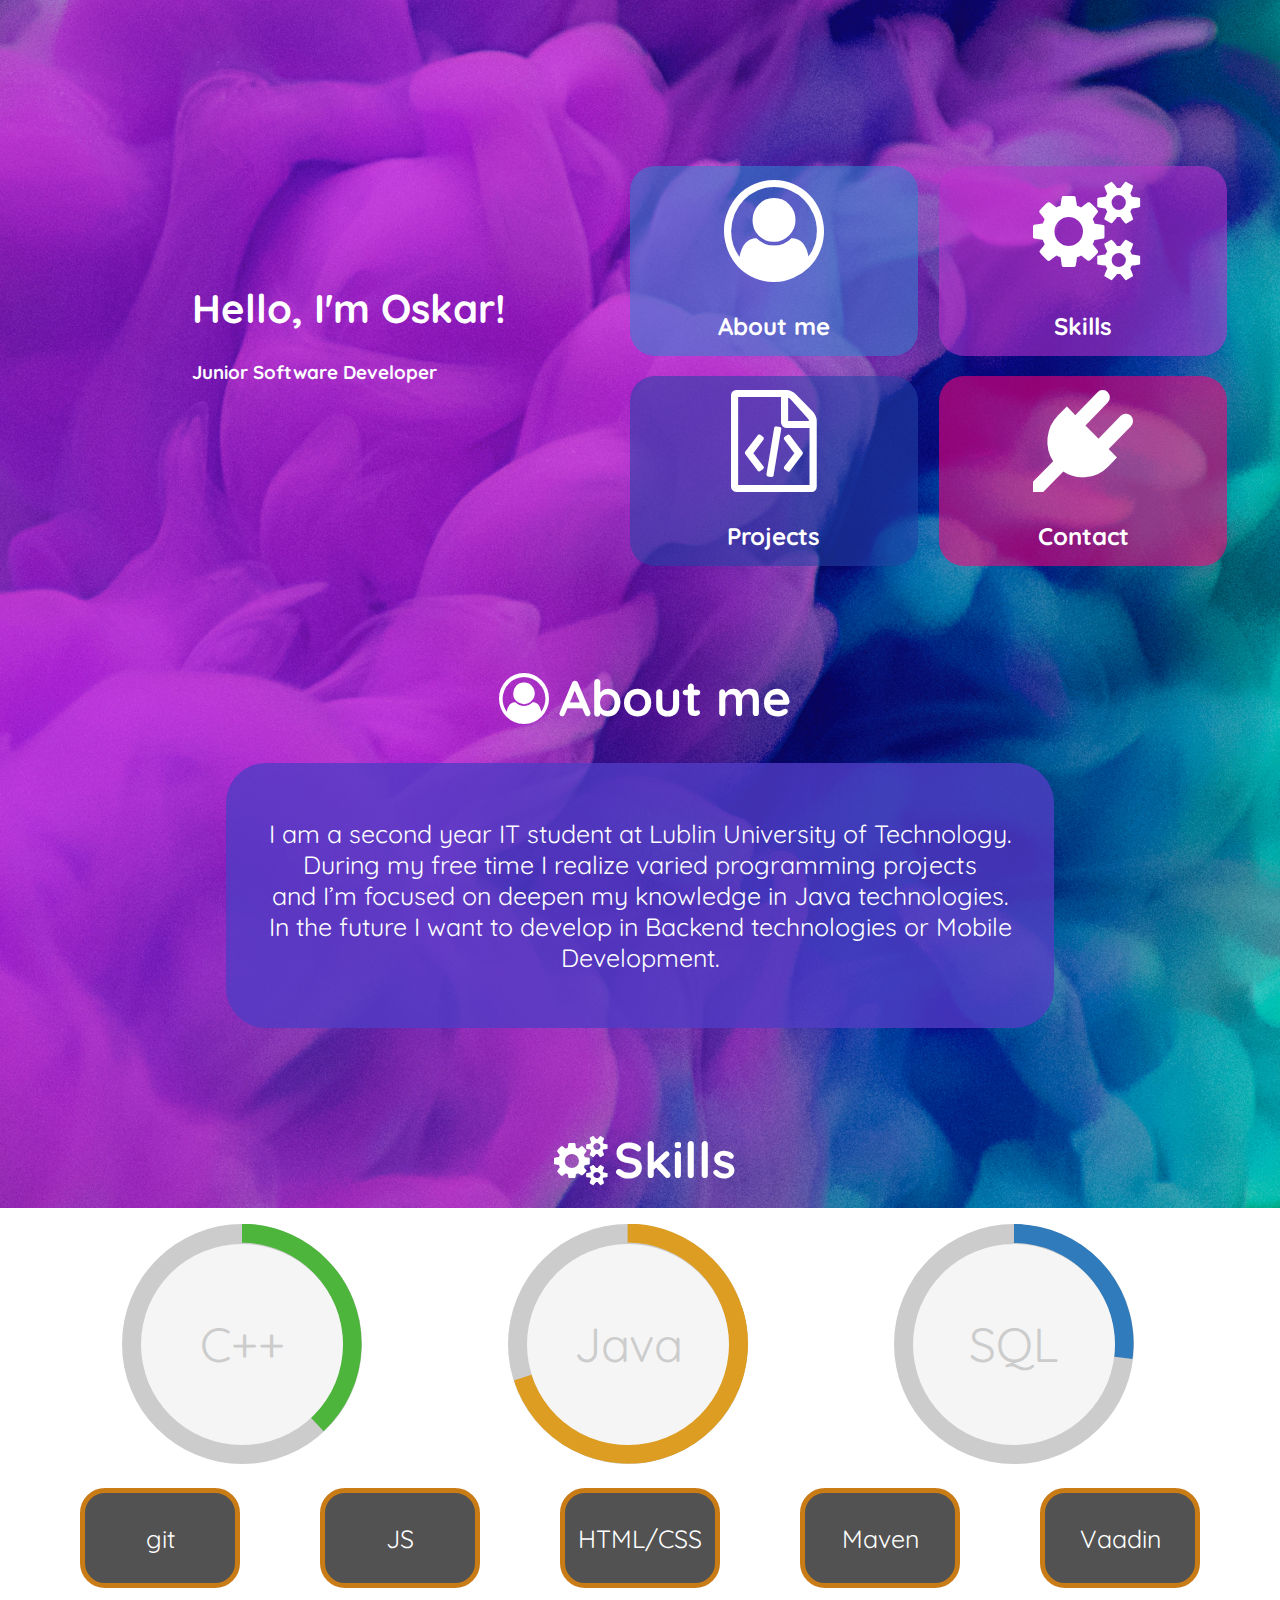
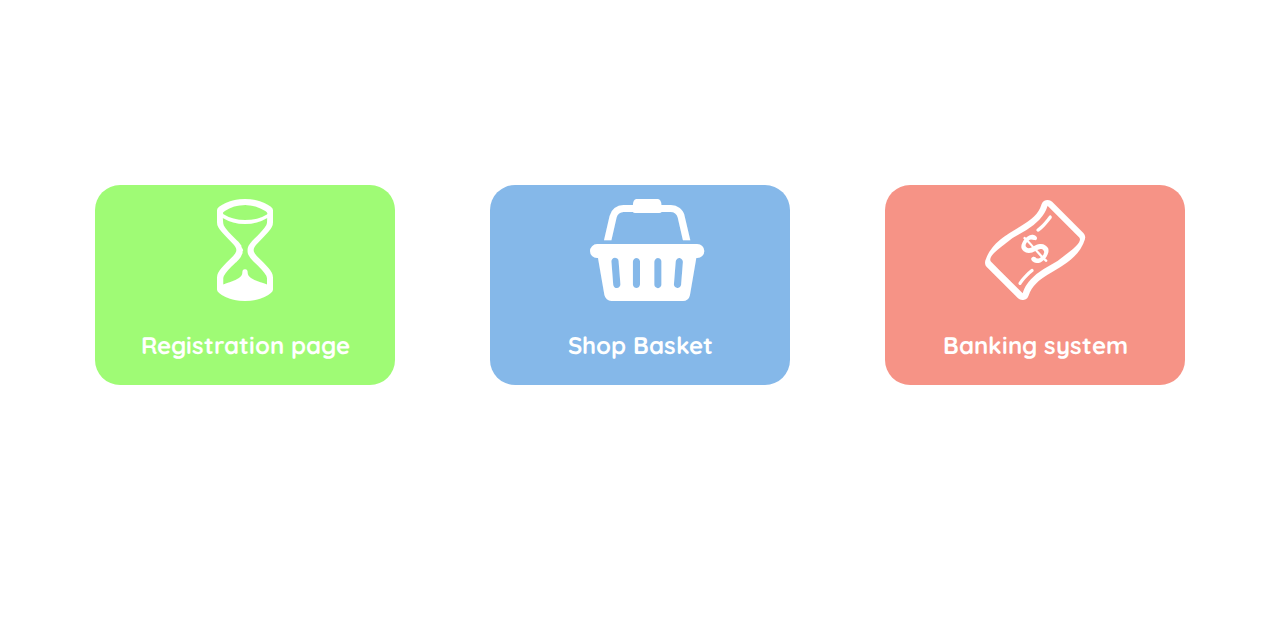
<file: index.html>
<!DOCTYPE html>
<html lang="en">
<head>
    <meta charset="UTF-8">
    <meta name="viewport" content="width=device-width, initial-scale=1.0">
    <meta http-equiv="X-UA-Compatible" content="ie=edge">
    <title>czubacki.site</title>

    <link rel="stylesheet" href="css/style.css">
    <link rel="stylesheet" href="css/circle.css">
    <link rel="stylesheet" href="css/fontello.css">
    <link href="https://fonts.googleapis.com/css?family=Quicksand&display=swap" rel="stylesheet">
</head>
<body>

    <div id="hello-page">
        <div id="hello-text">
            <h1>Hello, I'm Oskar!</h1>
            <h3>Junior Software Developer</h3>
        </div>
        <div id="nav">
            <div id="about">
                <i class="icon-user-circle-o nav-font"></i>
                <h2>About me</h2>
            </div>
            <div id="skills">
                <i class="icon-cog-alt nav-font"></i>
                <h2>Skills</h2>
            </div>
            <div id="projects">
                <i class="icon-file-code nav-font"></i>
                <h2>Projects</h2>
            </div>
            <div id="contact">
                <i class="icon-plug nav-font"></i>
                <h2>Contact</h2>
            </div>
        </div>
    </div>

    <div id="about-page">
        <h1><i class="icon-user-circle-o"></i>About me</h1>
        <div id="about-text">
            <p>I am a second year IT student at Lublin University of Technology.<br>
                During my free time I realize varied programming projects <br>
                and I’m focused on deepen my knowledge in Java technologies. <br>
                In the future I want to develop in Backend technologies or Mobile Development.</p>
        </div>
    </div>

    <div id="skills-page">
        <h1><i class="icon-cog-alt"></i>Skills</h1>
        <div id="main-skills">
            
            <div class="c100 p38 big green">
                <span>C++</span>
                <div class="slice">
                    <div class="bar"></div>
                    <div class="fill"></div>
                </div>
            </div>

            <div class="c100 p70 big orange">
                <span>Java</span>
                <div class="slice">
                    <div class="bar"></div>
                    <div class="fill"></div>
                </div>
            </div>

            <div class="c100 p27 big">
                <span>SQL</span>
                <div class="slice">
                    <div class="bar"></div>
                    <div class="fill"></div>
                </div>
            </div>

        </div>

        <div id="extra-skills">

            <div id="git" class="skill">git</div>
            <div id="js" class="skill">JS</div>
            <div id="htmlcss" class="skill">HTML/CSS</div>
            <div id="maven" class="skill">Maven</div>
            <div id="eng" class="skill">Vaadin</div>

        </div>
    </div>

    <div id="projects-page">
        <h1><i class="icon-file-code"></i>Projects</h1>
        <div id="projects-elem">
            <div class="container yellow">
                <i class="icon-hourglass nav-font"></i>
                <h2>Registration page</h2>
                <div class="overlay">
                    <div class="text">CRUD web app running on local server with Spring Boot & Vaadin</div>
                </div>
            </div>
            <div class="container blue">
                <i class="icon-shopping-basket nav-font"></i>
                <h2>Shop Basket</h2>
                <div class="overlay">
                    <div class="text">Simple Java Swing app with MySQL Database
                        <div class="loader"></div>
                        Upgrading to web app
                    </div>
                </div>
            </div>
            <div class="container purple">
                <i class="icon-money nav-font"></i>
                <h2>Banking system</h2>
                <div class="overlay">
                    <div class="text">Web app with Spring & Hibernate
                        <div class="loader"></div>
                        Requirements analysis
                    </div>
                </div>
            </div>
        </div>
    </div>

    <div id="contact-page">
        <h1><i class="icon-plug"></i>Contact</h1>
        <h2>Get more informations</h2>

        <div id="git"></div>
        <div id="gmail"></div>
        <div id="linkedin"></div>
        <div id="phone"></div>
    </div>
    
</body>
</html>
</file>
<file: css/style.css>
body {
    margin: 0;
    padding: 0;
    font-family: 'Quicksand', sans-serif;

}

html {
    background: url("../img/background.jpg") no-repeat center center fixed;
    -webkit-background-size: cover;
    -moz-background-size: cover;
    -o-background-size: cover;
    background-size: cover;
}

h1 {
    font-size: 50px;
}

#hello-page {
    width: 100%;
    display: flex;
    flex-wrap: wrap;
}

#hello-text {
    color: white;
    margin-left: 15%;
    margin-top: 20%;
}

#hello-text h1{
    font-size: 40px;
}

.nav-font {
    font-size: 100px;
}

#nav {
    width: 50%;
    height: 100%;
    margin-left: 8%;
    margin-top: 13%;
    margin-right: 1%;
    display: flex;
    flex-wrap: wrap;
    justify-content: space-evenly;
    color: white;
}

#about {
    width: 45%;
    min-width: 210px;
    height: 190px;
    background-color: rgba(50, 131, 207, 0.562);
    border-radius: 25px;
    text-align: center;
}

#about:hover {
    background-color: rgba(50, 131, 207, 0.8);
    transition: 0.3s ease-in-out;
}

#skills {
    width: 45%;
    min-width: 210px;
    height: 190px;
    background-color: rgba(189, 50, 207, 0.562);
    border-radius: 25px;
    text-align: center;
}

#skills:hover {
    background-color: rgba(189, 50, 207, 0.8);
    transition: 0.3s ease-in-out;
}

#projects {
    width: 45%;
    min-width: 210px;
    height: 190px;
    background-color: rgba(36, 66, 167, 0.568);
    border-radius: 25px;
    margin-top: 20px;
    text-align: center;
}

#projects:hover {
    background-color: rgba(36, 66, 167, 0.8);
    transition: 0.3s ease-in-out;
}

#contact {
    width: 45%;
    min-width: 210px;
    height: 190px;
    background-color: rgba(255, 0, 119, 0.562);
    margin-top: 20px;
    border-radius: 25px;
    text-align: center;
}

#contact:hover {
    background-color: rgba(255, 0, 119, 0.8);
    transition: 0.3s ease-in-out;
}

#about-page {
    width: 100%;
    color: white;
    margin-top: 100px;
    text-align: center;
}

#about-text {
    margin: 0 auto;
    font-size: 25px;
    background-color: rgba(80, 60, 196, 0.8);
    padding: 30px;
    width: 60%;
    border-radius: 40px;
    text-align: center;
}

#skills-page {
    width: 100%;
    color: white;
    margin-top: 100px;
    text-align: center;
}

#main-skills {
    display: flex;
    justify-content: space-evenly;
    flex-wrap: wrap;
}

#extra-skills {
    display: flex;
    justify-content: space-evenly;
    flex-wrap: wrap;
}

.skill {
    width: 150px;
    height: 60px;
    background-color: rgb(82, 82, 82);
    font-size: 25px;
    text-align: center;
    padding-top: 30px;
    border-radius: 25px;
    border: 5px solid rgb(201, 123, 21);
}

.skill:hover {
    background-color: rgb(100, 100, 100);
    transition: 0.5s ease;
}

#projects-page {
    width: 100%;
    color: white;
    margin-top: 100px;
    text-align: center;
}

#projects-elem {
    display: flex;
    justify-content: space-evenly;
    flex-wrap: wrap;
}

.container {
    position: relative;
    width: 300px;
    height: 200px;
    border-radius: 25px;
}

.blue {
    background-color: rgba(40, 131, 216, 0.568);
}

.yellow {
    background-color: rgba(92, 248, 20, 0.589);
}

.purple {
    background-color: rgba(240, 71, 49, 0.589);
}
  
.overlay {
    position: absolute;
    bottom: 0;
    left: 0;
    right: 0;
    background-color: #008CBA;
    overflow: hidden;
    width: 100%;
    height: 0;
    transition: .5s ease;
    border-radius: 25px;
}
  
.container:hover .overlay {
    height: 100%;
}
  
.text {
    color: white;
    font-size: 20px;
    position: absolute;
    top: 50%;
    left: 50%;
    -webkit-transform: translate(-50%, -50%);
    -ms-transform: translate(-50%, -50%);
    transform: translate(-50%, -50%);
    text-align: center;
}

#contact-page {
    width: 100%;
    color: white;
    margin-top: 100px;
    text-align: center;
}

.loader {
    border: 6px solid #3498db; /* Light grey */
    border-top: 6px solid #f3f3f3; /* Blue */
    border-radius: 50%;
    width: 20px;
    height: 20px;
    animation: spin 2s linear infinite;
    margin: 0 auto;
}
  
@keyframes spin {
    0% { transform: rotate(0deg); }
    100% { transform: rotate(360deg); }
}

@media screen and (max-width: 1131px) {

    #hello-text {
        margin-top: 5%;
        margin-left: 35%;
        margin-right: 30%;
    }

    #nav {
        height: 100%;
        margin: 5% auto;
    }

    #about-page {
        margin-top: 50px;
    }
}

@media screen and (max-width: 839px) {

    h1 {
        font-size: 40px;
    }

    #nav {
        font-size: 13px;
    }

    .nav-font {
        font-size: 80px;
    }

    #skills {
        min-width: 100px;
        height: 150px;
    }

    #about {
        min-width: 100px;
        height: 150px;
    }

    #projects {
        min-width: 100px;
        height: 150px;
        margin-top: 10px;
    }

    #contact {
        min-width: 100px;
        height: 150px;
        margin-top: 10px;
    }
}
</file>
<file: css/circle.css>
/****************************************************************
 *
 * CSS Percentage Circle
 * Author: Andre Firchow
 *
*****************************************************************/
.rect-auto, .c100.p51 .slice, .c100.p52 .slice, .c100.p53 .slice, .c100.p54 .slice, .c100.p55 .slice, .c100.p56 .slice, .c100.p57 .slice, .c100.p58 .slice, .c100.p59 .slice, .c100.p60 .slice, .c100.p61 .slice, .c100.p62 .slice, .c100.p63 .slice, .c100.p64 .slice, .c100.p65 .slice, .c100.p66 .slice, .c100.p67 .slice, .c100.p68 .slice, .c100.p69 .slice, .c100.p70 .slice, .c100.p71 .slice, .c100.p72 .slice, .c100.p73 .slice, .c100.p74 .slice, .c100.p75 .slice, .c100.p76 .slice, .c100.p77 .slice, .c100.p78 .slice, .c100.p79 .slice, .c100.p80 .slice, .c100.p81 .slice, .c100.p82 .slice, .c100.p83 .slice, .c100.p84 .slice, .c100.p85 .slice, .c100.p86 .slice, .c100.p87 .slice, .c100.p88 .slice, .c100.p89 .slice, .c100.p90 .slice, .c100.p91 .slice, .c100.p92 .slice, .c100.p93 .slice, .c100.p94 .slice, .c100.p95 .slice, .c100.p96 .slice, .c100.p97 .slice, .c100.p98 .slice, .c100.p99 .slice, .c100.p100 .slice {
  clip: rect(auto, auto, auto, auto);
}

.pie, .c100 .bar, .c100.p51 .fill, .c100.p52 .fill, .c100.p53 .fill, .c100.p54 .fill, .c100.p55 .fill, .c100.p56 .fill, .c100.p57 .fill, .c100.p58 .fill, .c100.p59 .fill, .c100.p60 .fill, .c100.p61 .fill, .c100.p62 .fill, .c100.p63 .fill, .c100.p64 .fill, .c100.p65 .fill, .c100.p66 .fill, .c100.p67 .fill, .c100.p68 .fill, .c100.p69 .fill, .c100.p70 .fill, .c100.p71 .fill, .c100.p72 .fill, .c100.p73 .fill, .c100.p74 .fill, .c100.p75 .fill, .c100.p76 .fill, .c100.p77 .fill, .c100.p78 .fill, .c100.p79 .fill, .c100.p80 .fill, .c100.p81 .fill, .c100.p82 .fill, .c100.p83 .fill, .c100.p84 .fill, .c100.p85 .fill, .c100.p86 .fill, .c100.p87 .fill, .c100.p88 .fill, .c100.p89 .fill, .c100.p90 .fill, .c100.p91 .fill, .c100.p92 .fill, .c100.p93 .fill, .c100.p94 .fill, .c100.p95 .fill, .c100.p96 .fill, .c100.p97 .fill, .c100.p98 .fill, .c100.p99 .fill, .c100.p100 .fill {
  position: absolute;
  border: 0.08em solid #307bbb;
  width: 0.84em;
  height: 0.84em;
  clip: rect(0em, 0.5em, 1em, 0em);
  -webkit-border-radius: 50%;
  -moz-border-radius: 50%;
  -ms-border-radius: 50%;
  -o-border-radius: 50%;
  border-radius: 50%;
  -webkit-transform: rotate(0deg);
  -moz-transform: rotate(0deg);
  -ms-transform: rotate(0deg);
  -o-transform: rotate(0deg);
  transform: rotate(0deg);
}

.pie-fill, .c100.p51 .bar:after, .c100.p51 .fill, .c100.p52 .bar:after, .c100.p52 .fill, .c100.p53 .bar:after, .c100.p53 .fill, .c100.p54 .bar:after, .c100.p54 .fill, .c100.p55 .bar:after, .c100.p55 .fill, .c100.p56 .bar:after, .c100.p56 .fill, .c100.p57 .bar:after, .c100.p57 .fill, .c100.p58 .bar:after, .c100.p58 .fill, .c100.p59 .bar:after, .c100.p59 .fill, .c100.p60 .bar:after, .c100.p60 .fill, .c100.p61 .bar:after, .c100.p61 .fill, .c100.p62 .bar:after, .c100.p62 .fill, .c100.p63 .bar:after, .c100.p63 .fill, .c100.p64 .bar:after, .c100.p64 .fill, .c100.p65 .bar:after, .c100.p65 .fill, .c100.p66 .bar:after, .c100.p66 .fill, .c100.p67 .bar:after, .c100.p67 .fill, .c100.p68 .bar:after, .c100.p68 .fill, .c100.p69 .bar:after, .c100.p69 .fill, .c100.p70 .bar:after, .c100.p70 .fill, .c100.p71 .bar:after, .c100.p71 .fill, .c100.p72 .bar:after, .c100.p72 .fill, .c100.p73 .bar:after, .c100.p73 .fill, .c100.p74 .bar:after, .c100.p74 .fill, .c100.p75 .bar:after, .c100.p75 .fill, .c100.p76 .bar:after, .c100.p76 .fill, .c100.p77 .bar:after, .c100.p77 .fill, .c100.p78 .bar:after, .c100.p78 .fill, .c100.p79 .bar:after, .c100.p79 .fill, .c100.p80 .bar:after, .c100.p80 .fill, .c100.p81 .bar:after, .c100.p81 .fill, .c100.p82 .bar:after, .c100.p82 .fill, .c100.p83 .bar:after, .c100.p83 .fill, .c100.p84 .bar:after, .c100.p84 .fill, .c100.p85 .bar:after, .c100.p85 .fill, .c100.p86 .bar:after, .c100.p86 .fill, .c100.p87 .bar:after, .c100.p87 .fill, .c100.p88 .bar:after, .c100.p88 .fill, .c100.p89 .bar:after, .c100.p89 .fill, .c100.p90 .bar:after, .c100.p90 .fill, .c100.p91 .bar:after, .c100.p91 .fill, .c100.p92 .bar:after, .c100.p92 .fill, .c100.p93 .bar:after, .c100.p93 .fill, .c100.p94 .bar:after, .c100.p94 .fill, .c100.p95 .bar:after, .c100.p95 .fill, .c100.p96 .bar:after, .c100.p96 .fill, .c100.p97 .bar:after, .c100.p97 .fill, .c100.p98 .bar:after, .c100.p98 .fill, .c100.p99 .bar:after, .c100.p99 .fill, .c100.p100 .bar:after, .c100.p100 .fill {
  -webkit-transform: rotate(180deg);
  -moz-transform: rotate(180deg);
  -ms-transform: rotate(180deg);
  -o-transform: rotate(180deg);
  transform: rotate(180deg);
}

.c100 {
  position: relative;
  font-size: 120px;
  width: 1em;
  height: 1em;
  -webkit-border-radius: 50%;
  -moz-border-radius: 50%;
  -ms-border-radius: 50%;
  -o-border-radius: 50%;
  border-radius: 50%;
  float: left;
  margin: 0 0.1em 0.1em 0;
  background-color: #cccccc;
}
.c100 *, .c100 *:before, .c100 *:after {
  -webkit-box-sizing: content-box;
  -moz-box-sizing: content-box;
  box-sizing: content-box;
}
.c100.center {
  float: none;
  margin: 0 auto;
}
.c100.big {
  font-size: 240px;
}
.c100.small {
  font-size: 80px;
}
.c100 > span {
  position: absolute;
  width: 100%;
  z-index: 1;
  left: 0;
  top: 0;
  width: 5em;
  line-height: 5em;
  font-size: 0.2em;
  color: #cccccc;
  display: block;
  text-align: center;
  white-space: nowrap;
  -webkit-transition-property: all;
  -moz-transition-property: all;
  -o-transition-property: all;
  transition-property: all;
  -webkit-transition-duration: 0.2s;
  -moz-transition-duration: 0.2s;
  -o-transition-duration: 0.2s;
  transition-duration: 0.2s;
  -webkit-transition-timing-function: ease-out;
  -moz-transition-timing-function: ease-out;
  -o-transition-timing-function: ease-out;
  transition-timing-function: ease-out;
}
.c100:after {
  position: absolute;
  top: 0.08em;
  left: 0.08em;
  display: block;
  content: " ";
  -webkit-border-radius: 50%;
  -moz-border-radius: 50%;
  -ms-border-radius: 50%;
  -o-border-radius: 50%;
  border-radius: 50%;
  background-color: whitesmoke;
  width: 0.84em;
  height: 0.84em;
  -webkit-transition-property: all;
  -moz-transition-property: all;
  -o-transition-property: all;
  transition-property: all;
  -webkit-transition-duration: 0.2s;
  -moz-transition-duration: 0.2s;
  -o-transition-duration: 0.2s;
  transition-duration: 0.2s;
  -webkit-transition-timing-function: ease-in;
  -moz-transition-timing-function: ease-in;
  -o-transition-timing-function: ease-in;
  transition-timing-function: ease-in;
}
.c100 .slice {
  position: absolute;
  width: 1em;
  height: 1em;
  clip: rect(0em, 1em, 1em, 0.5em);
}
.c100.p1 .bar {
  -webkit-transform: rotate(3.6deg);
  -moz-transform: rotate(3.6deg);
  -ms-transform: rotate(3.6deg);
  -o-transform: rotate(3.6deg);
  transform: rotate(3.6deg);
}
.c100.p2 .bar {
  -webkit-transform: rotate(7.2deg);
  -moz-transform: rotate(7.2deg);
  -ms-transform: rotate(7.2deg);
  -o-transform: rotate(7.2deg);
  transform: rotate(7.2deg);
}
.c100.p3 .bar {
  -webkit-transform: rotate(10.8deg);
  -moz-transform: rotate(10.8deg);
  -ms-transform: rotate(10.8deg);
  -o-transform: rotate(10.8deg);
  transform: rotate(10.8deg);
}
.c100.p4 .bar {
  -webkit-transform: rotate(14.4deg);
  -moz-transform: rotate(14.4deg);
  -ms-transform: rotate(14.4deg);
  -o-transform: rotate(14.4deg);
  transform: rotate(14.4deg);
}
.c100.p5 .bar {
  -webkit-transform: rotate(18deg);
  -moz-transform: rotate(18deg);
  -ms-transform: rotate(18deg);
  -o-transform: rotate(18deg);
  transform: rotate(18deg);
}
.c100.p6 .bar {
  -webkit-transform: rotate(21.6deg);
  -moz-transform: rotate(21.6deg);
  -ms-transform: rotate(21.6deg);
  -o-transform: rotate(21.6deg);
  transform: rotate(21.6deg);
}
.c100.p7 .bar {
  -webkit-transform: rotate(25.2deg);
  -moz-transform: rotate(25.2deg);
  -ms-transform: rotate(25.2deg);
  -o-transform: rotate(25.2deg);
  transform: rotate(25.2deg);
}
.c100.p8 .bar {
  -webkit-transform: rotate(28.8deg);
  -moz-transform: rotate(28.8deg);
  -ms-transform: rotate(28.8deg);
  -o-transform: rotate(28.8deg);
  transform: rotate(28.8deg);
}
.c100.p9 .bar {
  -webkit-transform: rotate(32.4deg);
  -moz-transform: rotate(32.4deg);
  -ms-transform: rotate(32.4deg);
  -o-transform: rotate(32.4deg);
  transform: rotate(32.4deg);
}
.c100.p10 .bar {
  -webkit-transform: rotate(36deg);
  -moz-transform: rotate(36deg);
  -ms-transform: rotate(36deg);
  -o-transform: rotate(36deg);
  transform: rotate(36deg);
}
.c100.p11 .bar {
  -webkit-transform: rotate(39.6deg);
  -moz-transform: rotate(39.6deg);
  -ms-transform: rotate(39.6deg);
  -o-transform: rotate(39.6deg);
  transform: rotate(39.6deg);
}
.c100.p12 .bar {
  -webkit-transform: rotate(43.2deg);
  -moz-transform: rotate(43.2deg);
  -ms-transform: rotate(43.2deg);
  -o-transform: rotate(43.2deg);
  transform: rotate(43.2deg);
}
.c100.p13 .bar {
  -webkit-transform: rotate(46.8deg);
  -moz-transform: rotate(46.8deg);
  -ms-transform: rotate(46.8deg);
  -o-transform: rotate(46.8deg);
  transform: rotate(46.8deg);
}
.c100.p14 .bar {
  -webkit-transform: rotate(50.4deg);
  -moz-transform: rotate(50.4deg);
  -ms-transform: rotate(50.4deg);
  -o-transform: rotate(50.4deg);
  transform: rotate(50.4deg);
}
.c100.p15 .bar {
  -webkit-transform: rotate(54deg);
  -moz-transform: rotate(54deg);
  -ms-transform: rotate(54deg);
  -o-transform: rotate(54deg);
  transform: rotate(54deg);
}
.c100.p16 .bar {
  -webkit-transform: rotate(57.6deg);
  -moz-transform: rotate(57.6deg);
  -ms-transform: rotate(57.6deg);
  -o-transform: rotate(57.6deg);
  transform: rotate(57.6deg);
}
.c100.p17 .bar {
  -webkit-transform: rotate(61.2deg);
  -moz-transform: rotate(61.2deg);
  -ms-transform: rotate(61.2deg);
  -o-transform: rotate(61.2deg);
  transform: rotate(61.2deg);
}
.c100.p18 .bar {
  -webkit-transform: rotate(64.8deg);
  -moz-transform: rotate(64.8deg);
  -ms-transform: rotate(64.8deg);
  -o-transform: rotate(64.8deg);
  transform: rotate(64.8deg);
}
.c100.p19 .bar {
  -webkit-transform: rotate(68.4deg);
  -moz-transform: rotate(68.4deg);
  -ms-transform: rotate(68.4deg);
  -o-transform: rotate(68.4deg);
  transform: rotate(68.4deg);
}
.c100.p20 .bar {
  -webkit-transform: rotate(72deg);
  -moz-transform: rotate(72deg);
  -ms-transform: rotate(72deg);
  -o-transform: rotate(72deg);
  transform: rotate(72deg);
}
.c100.p21 .bar {
  -webkit-transform: rotate(75.6deg);
  -moz-transform: rotate(75.6deg);
  -ms-transform: rotate(75.6deg);
  -o-transform: rotate(75.6deg);
  transform: rotate(75.6deg);
}
.c100.p22 .bar {
  -webkit-transform: rotate(79.2deg);
  -moz-transform: rotate(79.2deg);
  -ms-transform: rotate(79.2deg);
  -o-transform: rotate(79.2deg);
  transform: rotate(79.2deg);
}
.c100.p23 .bar {
  -webkit-transform: rotate(82.8deg);
  -moz-transform: rotate(82.8deg);
  -ms-transform: rotate(82.8deg);
  -o-transform: rotate(82.8deg);
  transform: rotate(82.8deg);
}
.c100.p24 .bar {
  -webkit-transform: rotate(86.4deg);
  -moz-transform: rotate(86.4deg);
  -ms-transform: rotate(86.4deg);
  -o-transform: rotate(86.4deg);
  transform: rotate(86.4deg);
}
.c100.p25 .bar {
  -webkit-transform: rotate(90deg);
  -moz-transform: rotate(90deg);
  -ms-transform: rotate(90deg);
  -o-transform: rotate(90deg);
  transform: rotate(90deg);
}
.c100.p26 .bar {
  -webkit-transform: rotate(93.6deg);
  -moz-transform: rotate(93.6deg);
  -ms-transform: rotate(93.6deg);
  -o-transform: rotate(93.6deg);
  transform: rotate(93.6deg);
}
.c100.p27 .bar {
  -webkit-transform: rotate(97.2deg);
  -moz-transform: rotate(97.2deg);
  -ms-transform: rotate(97.2deg);
  -o-transform: rotate(97.2deg);
  transform: rotate(97.2deg);
}
.c100.p28 .bar {
  -webkit-transform: rotate(100.8deg);
  -moz-transform: rotate(100.8deg);
  -ms-transform: rotate(100.8deg);
  -o-transform: rotate(100.8deg);
  transform: rotate(100.8deg);
}
.c100.p29 .bar {
  -webkit-transform: rotate(104.4deg);
  -moz-transform: rotate(104.4deg);
  -ms-transform: rotate(104.4deg);
  -o-transform: rotate(104.4deg);
  transform: rotate(104.4deg);
}
.c100.p30 .bar {
  -webkit-transform: rotate(108deg);
  -moz-transform: rotate(108deg);
  -ms-transform: rotate(108deg);
  -o-transform: rotate(108deg);
  transform: rotate(108deg);
}
.c100.p31 .bar {
  -webkit-transform: rotate(111.6deg);
  -moz-transform: rotate(111.6deg);
  -ms-transform: rotate(111.6deg);
  -o-transform: rotate(111.6deg);
  transform: rotate(111.6deg);
}
.c100.p32 .bar {
  -webkit-transform: rotate(115.2deg);
  -moz-transform: rotate(115.2deg);
  -ms-transform: rotate(115.2deg);
  -o-transform: rotate(115.2deg);
  transform: rotate(115.2deg);
}
.c100.p33 .bar {
  -webkit-transform: rotate(118.8deg);
  -moz-transform: rotate(118.8deg);
  -ms-transform: rotate(118.8deg);
  -o-transform: rotate(118.8deg);
  transform: rotate(118.8deg);
}
.c100.p34 .bar {
  -webkit-transform: rotate(122.4deg);
  -moz-transform: rotate(122.4deg);
  -ms-transform: rotate(122.4deg);
  -o-transform: rotate(122.4deg);
  transform: rotate(122.4deg);
}
.c100.p35 .bar {
  -webkit-transform: rotate(126deg);
  -moz-transform: rotate(126deg);
  -ms-transform: rotate(126deg);
  -o-transform: rotate(126deg);
  transform: rotate(126deg);
}
.c100.p36 .bar {
  -webkit-transform: rotate(129.6deg);
  -moz-transform: rotate(129.6deg);
  -ms-transform: rotate(129.6deg);
  -o-transform: rotate(129.6deg);
  transform: rotate(129.6deg);
}
.c100.p37 .bar {
  -webkit-transform: rotate(133.2deg);
  -moz-transform: rotate(133.2deg);
  -ms-transform: rotate(133.2deg);
  -o-transform: rotate(133.2deg);
  transform: rotate(133.2deg);
}
.c100.p38 .bar {
  -webkit-transform: rotate(136.8deg);
  -moz-transform: rotate(136.8deg);
  -ms-transform: rotate(136.8deg);
  -o-transform: rotate(136.8deg);
  transform: rotate(136.8deg);
}
.c100.p39 .bar {
  -webkit-transform: rotate(140.4deg);
  -moz-transform: rotate(140.4deg);
  -ms-transform: rotate(140.4deg);
  -o-transform: rotate(140.4deg);
  transform: rotate(140.4deg);
}
.c100.p40 .bar {
  -webkit-transform: rotate(144deg);
  -moz-transform: rotate(144deg);
  -ms-transform: rotate(144deg);
  -o-transform: rotate(144deg);
  transform: rotate(144deg);
}
.c100.p41 .bar {
  -webkit-transform: rotate(147.6deg);
  -moz-transform: rotate(147.6deg);
  -ms-transform: rotate(147.6deg);
  -o-transform: rotate(147.6deg);
  transform: rotate(147.6deg);
}
.c100.p42 .bar {
  -webkit-transform: rotate(151.2deg);
  -moz-transform: rotate(151.2deg);
  -ms-transform: rotate(151.2deg);
  -o-transform: rotate(151.2deg);
  transform: rotate(151.2deg);
}
.c100.p43 .bar {
  -webkit-transform: rotate(154.8deg);
  -moz-transform: rotate(154.8deg);
  -ms-transform: rotate(154.8deg);
  -o-transform: rotate(154.8deg);
  transform: rotate(154.8deg);
}
.c100.p44 .bar {
  -webkit-transform: rotate(158.4deg);
  -moz-transform: rotate(158.4deg);
  -ms-transform: rotate(158.4deg);
  -o-transform: rotate(158.4deg);
  transform: rotate(158.4deg);
}
.c100.p45 .bar {
  -webkit-transform: rotate(162deg);
  -moz-transform: rotate(162deg);
  -ms-transform: rotate(162deg);
  -o-transform: rotate(162deg);
  transform: rotate(162deg);
}
.c100.p46 .bar {
  -webkit-transform: rotate(165.6deg);
  -moz-transform: rotate(165.6deg);
  -ms-transform: rotate(165.6deg);
  -o-transform: rotate(165.6deg);
  transform: rotate(165.6deg);
}
.c100.p47 .bar {
  -webkit-transform: rotate(169.2deg);
  -moz-transform: rotate(169.2deg);
  -ms-transform: rotate(169.2deg);
  -o-transform: rotate(169.2deg);
  transform: rotate(169.2deg);
}
.c100.p48 .bar {
  -webkit-transform: rotate(172.8deg);
  -moz-transform: rotate(172.8deg);
  -ms-transform: rotate(172.8deg);
  -o-transform: rotate(172.8deg);
  transform: rotate(172.8deg);
}
.c100.p49 .bar {
  -webkit-transform: rotate(176.4deg);
  -moz-transform: rotate(176.4deg);
  -ms-transform: rotate(176.4deg);
  -o-transform: rotate(176.4deg);
  transform: rotate(176.4deg);
}
.c100.p50 .bar {
  -webkit-transform: rotate(180deg);
  -moz-transform: rotate(180deg);
  -ms-transform: rotate(180deg);
  -o-transform: rotate(180deg);
  transform: rotate(180deg);
}
.c100.p51 .bar {
  -webkit-transform: rotate(183.6deg);
  -moz-transform: rotate(183.6deg);
  -ms-transform: rotate(183.6deg);
  -o-transform: rotate(183.6deg);
  transform: rotate(183.6deg);
}
.c100.p52 .bar {
  -webkit-transform: rotate(187.2deg);
  -moz-transform: rotate(187.2deg);
  -ms-transform: rotate(187.2deg);
  -o-transform: rotate(187.2deg);
  transform: rotate(187.2deg);
}
.c100.p53 .bar {
  -webkit-transform: rotate(190.8deg);
  -moz-transform: rotate(190.8deg);
  -ms-transform: rotate(190.8deg);
  -o-transform: rotate(190.8deg);
  transform: rotate(190.8deg);
}
.c100.p54 .bar {
  -webkit-transform: rotate(194.4deg);
  -moz-transform: rotate(194.4deg);
  -ms-transform: rotate(194.4deg);
  -o-transform: rotate(194.4deg);
  transform: rotate(194.4deg);
}
.c100.p55 .bar {
  -webkit-transform: rotate(198deg);
  -moz-transform: rotate(198deg);
  -ms-transform: rotate(198deg);
  -o-transform: rotate(198deg);
  transform: rotate(198deg);
}
.c100.p56 .bar {
  -webkit-transform: rotate(201.6deg);
  -moz-transform: rotate(201.6deg);
  -ms-transform: rotate(201.6deg);
  -o-transform: rotate(201.6deg);
  transform: rotate(201.6deg);
}
.c100.p57 .bar {
  -webkit-transform: rotate(205.2deg);
  -moz-transform: rotate(205.2deg);
  -ms-transform: rotate(205.2deg);
  -o-transform: rotate(205.2deg);
  transform: rotate(205.2deg);
}
.c100.p58 .bar {
  -webkit-transform: rotate(208.8deg);
  -moz-transform: rotate(208.8deg);
  -ms-transform: rotate(208.8deg);
  -o-transform: rotate(208.8deg);
  transform: rotate(208.8deg);
}
.c100.p59 .bar {
  -webkit-transform: rotate(212.4deg);
  -moz-transform: rotate(212.4deg);
  -ms-transform: rotate(212.4deg);
  -o-transform: rotate(212.4deg);
  transform: rotate(212.4deg);
}
.c100.p60 .bar {
  -webkit-transform: rotate(216deg);
  -moz-transform: rotate(216deg);
  -ms-transform: rotate(216deg);
  -o-transform: rotate(216deg);
  transform: rotate(216deg);
}
.c100.p61 .bar {
  -webkit-transform: rotate(219.6deg);
  -moz-transform: rotate(219.6deg);
  -ms-transform: rotate(219.6deg);
  -o-transform: rotate(219.6deg);
  transform: rotate(219.6deg);
}
.c100.p62 .bar {
  -webkit-transform: rotate(223.2deg);
  -moz-transform: rotate(223.2deg);
  -ms-transform: rotate(223.2deg);
  -o-transform: rotate(223.2deg);
  transform: rotate(223.2deg);
}
.c100.p63 .bar {
  -webkit-transform: rotate(226.8deg);
  -moz-transform: rotate(226.8deg);
  -ms-transform: rotate(226.8deg);
  -o-transform: rotate(226.8deg);
  transform: rotate(226.8deg);
}
.c100.p64 .bar {
  -webkit-transform: rotate(230.4deg);
  -moz-transform: rotate(230.4deg);
  -ms-transform: rotate(230.4deg);
  -o-transform: rotate(230.4deg);
  transform: rotate(230.4deg);
}
.c100.p65 .bar {
  -webkit-transform: rotate(234deg);
  -moz-transform: rotate(234deg);
  -ms-transform: rotate(234deg);
  -o-transform: rotate(234deg);
  transform: rotate(234deg);
}
.c100.p66 .bar {
  -webkit-transform: rotate(237.6deg);
  -moz-transform: rotate(237.6deg);
  -ms-transform: rotate(237.6deg);
  -o-transform: rotate(237.6deg);
  transform: rotate(237.6deg);
}
.c100.p67 .bar {
  -webkit-transform: rotate(241.2deg);
  -moz-transform: rotate(241.2deg);
  -ms-transform: rotate(241.2deg);
  -o-transform: rotate(241.2deg);
  transform: rotate(241.2deg);
}
.c100.p68 .bar {
  -webkit-transform: rotate(244.8deg);
  -moz-transform: rotate(244.8deg);
  -ms-transform: rotate(244.8deg);
  -o-transform: rotate(244.8deg);
  transform: rotate(244.8deg);
}
.c100.p69 .bar {
  -webkit-transform: rotate(248.4deg);
  -moz-transform: rotate(248.4deg);
  -ms-transform: rotate(248.4deg);
  -o-transform: rotate(248.4deg);
  transform: rotate(248.4deg);
}
.c100.p70 .bar {
  -webkit-transform: rotate(252deg);
  -moz-transform: rotate(252deg);
  -ms-transform: rotate(252deg);
  -o-transform: rotate(252deg);
  transform: rotate(252deg);
}
.c100.p71 .bar {
  -webkit-transform: rotate(255.6deg);
  -moz-transform: rotate(255.6deg);
  -ms-transform: rotate(255.6deg);
  -o-transform: rotate(255.6deg);
  transform: rotate(255.6deg);
}
.c100.p72 .bar {
  -webkit-transform: rotate(259.2deg);
  -moz-transform: rotate(259.2deg);
  -ms-transform: rotate(259.2deg);
  -o-transform: rotate(259.2deg);
  transform: rotate(259.2deg);
}
.c100.p73 .bar {
  -webkit-transform: rotate(262.8deg);
  -moz-transform: rotate(262.8deg);
  -ms-transform: rotate(262.8deg);
  -o-transform: rotate(262.8deg);
  transform: rotate(262.8deg);
}
.c100.p74 .bar {
  -webkit-transform: rotate(266.4deg);
  -moz-transform: rotate(266.4deg);
  -ms-transform: rotate(266.4deg);
  -o-transform: rotate(266.4deg);
  transform: rotate(266.4deg);
}
.c100.p75 .bar {
  -webkit-transform: rotate(270deg);
  -moz-transform: rotate(270deg);
  -ms-transform: rotate(270deg);
  -o-transform: rotate(270deg);
  transform: rotate(270deg);
}
.c100.p76 .bar {
  -webkit-transform: rotate(273.6deg);
  -moz-transform: rotate(273.6deg);
  -ms-transform: rotate(273.6deg);
  -o-transform: rotate(273.6deg);
  transform: rotate(273.6deg);
}
.c100.p77 .bar {
  -webkit-transform: rotate(277.2deg);
  -moz-transform: rotate(277.2deg);
  -ms-transform: rotate(277.2deg);
  -o-transform: rotate(277.2deg);
  transform: rotate(277.2deg);
}
.c100.p78 .bar {
  -webkit-transform: rotate(280.8deg);
  -moz-transform: rotate(280.8deg);
  -ms-transform: rotate(280.8deg);
  -o-transform: rotate(280.8deg);
  transform: rotate(280.8deg);
}
.c100.p79 .bar {
  -webkit-transform: rotate(284.4deg);
  -moz-transform: rotate(284.4deg);
  -ms-transform: rotate(284.4deg);
  -o-transform: rotate(284.4deg);
  transform: rotate(284.4deg);
}
.c100.p80 .bar {
  -webkit-transform: rotate(288deg);
  -moz-transform: rotate(288deg);
  -ms-transform: rotate(288deg);
  -o-transform: rotate(288deg);
  transform: rotate(288deg);
}
.c100.p81 .bar {
  -webkit-transform: rotate(291.6deg);
  -moz-transform: rotate(291.6deg);
  -ms-transform: rotate(291.6deg);
  -o-transform: rotate(291.6deg);
  transform: rotate(291.6deg);
}
.c100.p82 .bar {
  -webkit-transform: rotate(295.2deg);
  -moz-transform: rotate(295.2deg);
  -ms-transform: rotate(295.2deg);
  -o-transform: rotate(295.2deg);
  transform: rotate(295.2deg);
}
.c100.p83 .bar {
  -webkit-transform: rotate(298.8deg);
  -moz-transform: rotate(298.8deg);
  -ms-transform: rotate(298.8deg);
  -o-transform: rotate(298.8deg);
  transform: rotate(298.8deg);
}
.c100.p84 .bar {
  -webkit-transform: rotate(302.4deg);
  -moz-transform: rotate(302.4deg);
  -ms-transform: rotate(302.4deg);
  -o-transform: rotate(302.4deg);
  transform: rotate(302.4deg);
}
.c100.p85 .bar {
  -webkit-transform: rotate(306deg);
  -moz-transform: rotate(306deg);
  -ms-transform: rotate(306deg);
  -o-transform: rotate(306deg);
  transform: rotate(306deg);
}
.c100.p86 .bar {
  -webkit-transform: rotate(309.6deg);
  -moz-transform: rotate(309.6deg);
  -ms-transform: rotate(309.6deg);
  -o-transform: rotate(309.6deg);
  transform: rotate(309.6deg);
}
.c100.p87 .bar {
  -webkit-transform: rotate(313.2deg);
  -moz-transform: rotate(313.2deg);
  -ms-transform: rotate(313.2deg);
  -o-transform: rotate(313.2deg);
  transform: rotate(313.2deg);
}
.c100.p88 .bar {
  -webkit-transform: rotate(316.8deg);
  -moz-transform: rotate(316.8deg);
  -ms-transform: rotate(316.8deg);
  -o-transform: rotate(316.8deg);
  transform: rotate(316.8deg);
}
.c100.p89 .bar {
  -webkit-transform: rotate(320.4deg);
  -moz-transform: rotate(320.4deg);
  -ms-transform: rotate(320.4deg);
  -o-transform: rotate(320.4deg);
  transform: rotate(320.4deg);
}
.c100.p90 .bar {
  -webkit-transform: rotate(324deg);
  -moz-transform: rotate(324deg);
  -ms-transform: rotate(324deg);
  -o-transform: rotate(324deg);
  transform: rotate(324deg);
}
.c100.p91 .bar {
  -webkit-transform: rotate(327.6deg);
  -moz-transform: rotate(327.6deg);
  -ms-transform: rotate(327.6deg);
  -o-transform: rotate(327.6deg);
  transform: rotate(327.6deg);
}
.c100.p92 .bar {
  -webkit-transform: rotate(331.2deg);
  -moz-transform: rotate(331.2deg);
  -ms-transform: rotate(331.2deg);
  -o-transform: rotate(331.2deg);
  transform: rotate(331.2deg);
}
.c100.p93 .bar {
  -webkit-transform: rotate(334.8deg);
  -moz-transform: rotate(334.8deg);
  -ms-transform: rotate(334.8deg);
  -o-transform: rotate(334.8deg);
  transform: rotate(334.8deg);
}
.c100.p94 .bar {
  -webkit-transform: rotate(338.4deg);
  -moz-transform: rotate(338.4deg);
  -ms-transform: rotate(338.4deg);
  -o-transform: rotate(338.4deg);
  transform: rotate(338.4deg);
}
.c100.p95 .bar {
  -webkit-transform: rotate(342deg);
  -moz-transform: rotate(342deg);
  -ms-transform: rotate(342deg);
  -o-transform: rotate(342deg);
  transform: rotate(342deg);
}
.c100.p96 .bar {
  -webkit-transform: rotate(345.6deg);
  -moz-transform: rotate(345.6deg);
  -ms-transform: rotate(345.6deg);
  -o-transform: rotate(345.6deg);
  transform: rotate(345.6deg);
}
.c100.p97 .bar {
  -webkit-transform: rotate(349.2deg);
  -moz-transform: rotate(349.2deg);
  -ms-transform: rotate(349.2deg);
  -o-transform: rotate(349.2deg);
  transform: rotate(349.2deg);
}
.c100.p98 .bar {
  -webkit-transform: rotate(352.8deg);
  -moz-transform: rotate(352.8deg);
  -ms-transform: rotate(352.8deg);
  -o-transform: rotate(352.8deg);
  transform: rotate(352.8deg);
}
.c100.p99 .bar {
  -webkit-transform: rotate(356.4deg);
  -moz-transform: rotate(356.4deg);
  -ms-transform: rotate(356.4deg);
  -o-transform: rotate(356.4deg);
  transform: rotate(356.4deg);
}
.c100.p100 .bar {
  -webkit-transform: rotate(360deg);
  -moz-transform: rotate(360deg);
  -ms-transform: rotate(360deg);
  -o-transform: rotate(360deg);
  transform: rotate(360deg);
}
.c100:hover {
  cursor: default;
}
.c100:hover > span {
  width: 3.33em;
  line-height: 3.33em;
  font-size: 0.3em;
  color: #307bbb;
}
.c100:hover:after {
  top: 0.04em;
  left: 0.04em;
  width: 0.92em;
  height: 0.92em;
}
.c100.dark {
  background-color: #777777;
}
.c100.dark .bar,
.c100.dark .fill {
  border-color: #c6ff00 !important;
}
.c100.dark > span {
  color: #777777;
}
.c100.dark:after {
  background-color: #666666;
}
.c100.dark:hover > span {
  color: #c6ff00;
}
.c100.green .bar, .c100.green .fill {
  border-color: #4db53c !important;
}
.c100.green:hover > span {
  color: #4db53c;
}
.c100.green.dark .bar, .c100.green.dark .fill {
  border-color: #5fd400 !important;
}
.c100.green.dark:hover > span {
  color: #5fd400;
}
.c100.orange .bar, .c100.orange .fill {
  border-color: #dd9d22 !important;
}
.c100.orange:hover > span {
  color: #dd9d22;
}
.c100.orange.dark .bar, .c100.orange.dark .fill {
  border-color: #e08833 !important;
}
.c100.orange.dark:hover > span {
  color: #e08833;
}
</file>
<file: css/fontello.css>
@font-face {
  font-family: 'fontello';
  src: url('../font/fontello.eot?18293455');
  src: url('../font/fontello.eot?18293455#iefix') format('embedded-opentype'),
       url('../font/fontello.woff2?18293455') format('woff2'),
       url('../font/fontello.woff?18293455') format('woff'),
       url('../font/fontello.ttf?18293455') format('truetype'),
       url('../font/fontello.svg?18293455#fontello') format('svg');
  font-weight: normal;
  font-style: normal;
}
/* Chrome hack: SVG is rendered more smooth in Windozze. 100% magic, uncomment if you need it. */
/* Note, that will break hinting! In other OS-es font will be not as sharp as it could be */
/*
@media screen and (-webkit-min-device-pixel-ratio:0) {
  @font-face {
    font-family: 'fontello';
    src: url('../font/fontello.svg?18293455#fontello') format('svg');
  }
}
*/
 
 [class^="icon-"]:before, [class*=" icon-"]:before {
  font-family: "fontello";
  font-style: normal;
  font-weight: normal;
  speak: none;
 
  display: inline-block;
  text-decoration: inherit;
  width: 1em;
  margin-right: .2em;
  text-align: center;
  /* opacity: .8; */
 
  /* For safety - reset parent styles, that can break glyph codes*/
  font-variant: normal;
  text-transform: none;
 
  /* fix buttons height, for twitter bootstrap */
  line-height: 1em;
 
  /* Animation center compensation - margins should be symmetric */
  /* remove if not needed */
  margin-left: .2em;
 
  /* you can be more comfortable with increased icons size */
  /* font-size: 120%; */
 
  /* Font smoothing. That was taken from TWBS */
  -webkit-font-smoothing: antialiased;
  -moz-osx-font-smoothing: grayscale;
 
  /* Uncomment for 3D effect */
  /* text-shadow: 1px 1px 1px rgba(127, 127, 127, 0.3); */
}
 
.icon-cog-alt:before { content: '\e800'; } /* '' */
.icon-phone:before { content: '\e801'; } /* '' */
.icon-hourglass:before { content: '\e802'; } /* '' */
.icon-money:before { content: '\e803'; } /* '' */
.icon-linkedin:before { content: '\f0e1'; } /* '' */
.icon-google:before { content: '\f1a0'; } /* '' */
.icon-language:before { content: '\f1ab'; } /* '' */
.icon-file-code:before { content: '\f1c9'; } /* '' */
.icon-git:before { content: '\f1d3'; } /* '' */
.icon-plug:before { content: '\f1e6'; } /* '' */
.icon-shopping-basket:before { content: '\f291'; } /* '' */
.icon-user-circle-o:before { content: '\f2be'; } /* '' */
</file>
